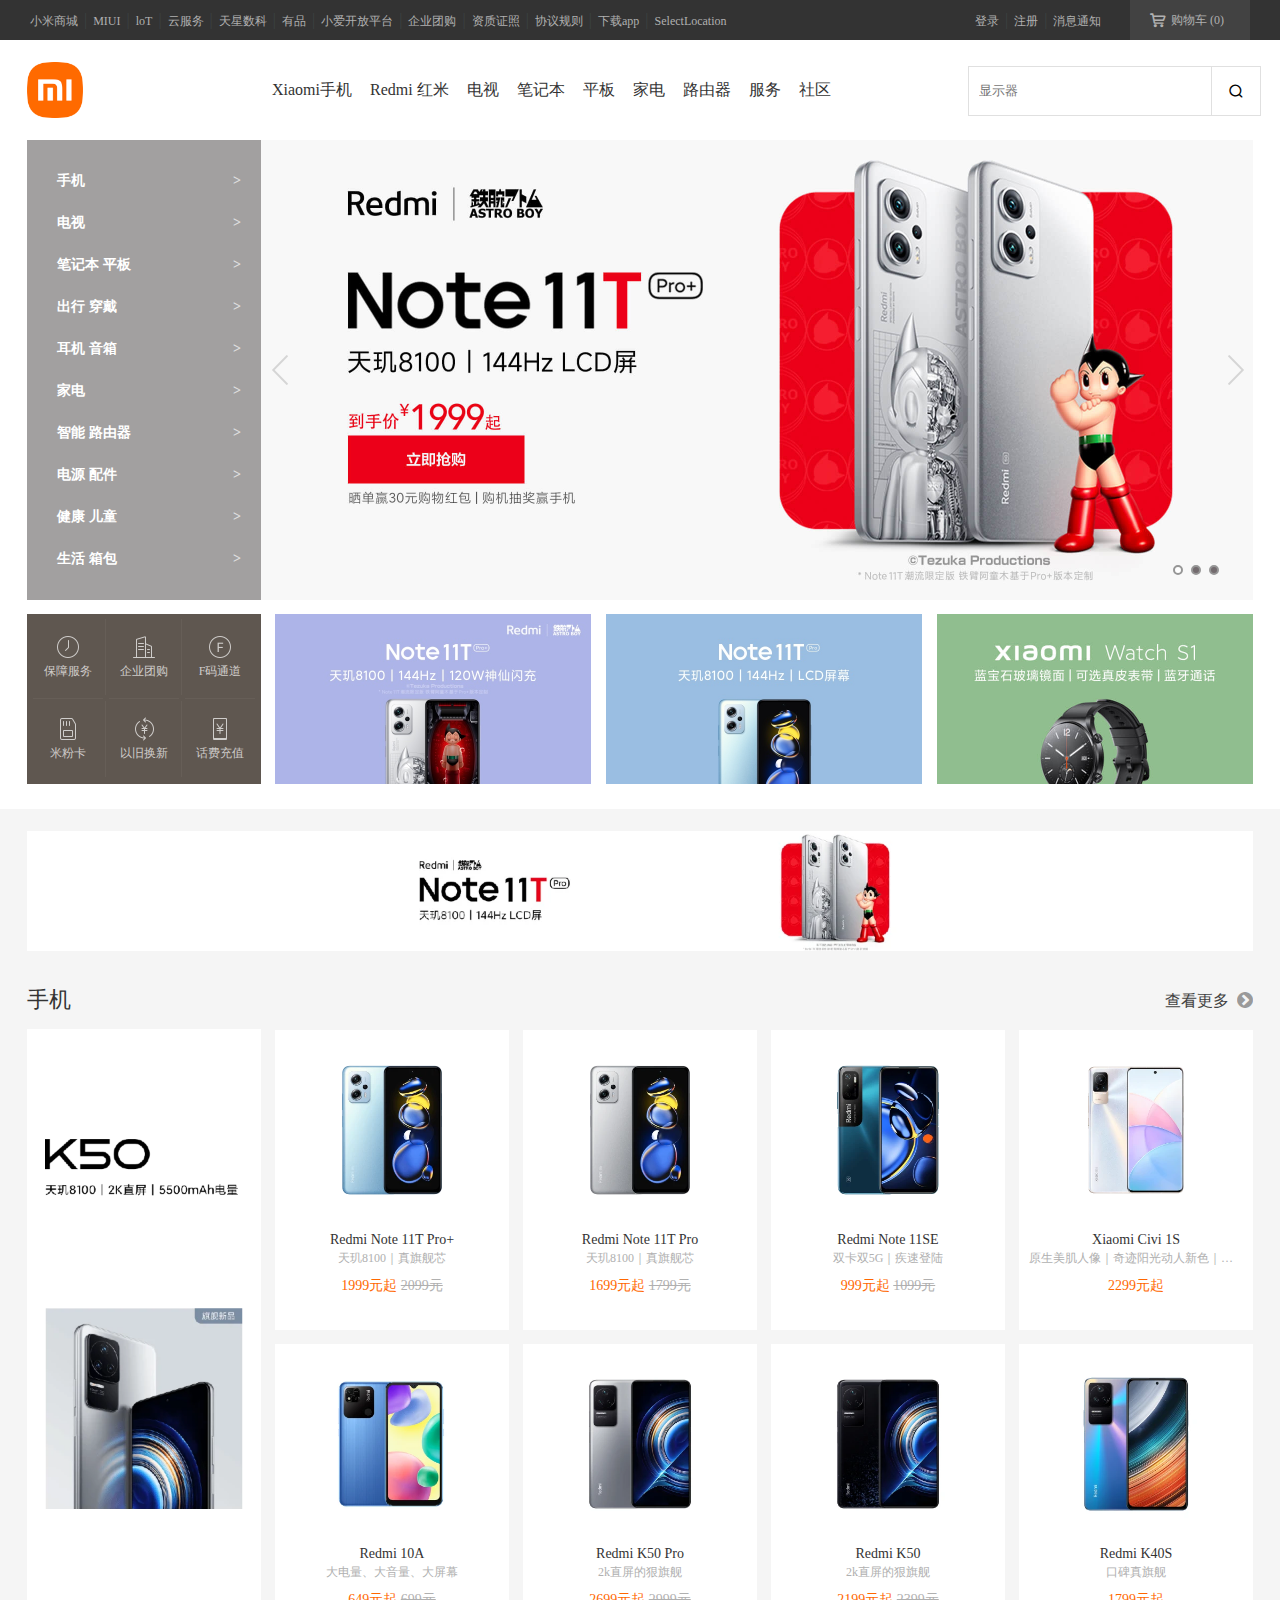
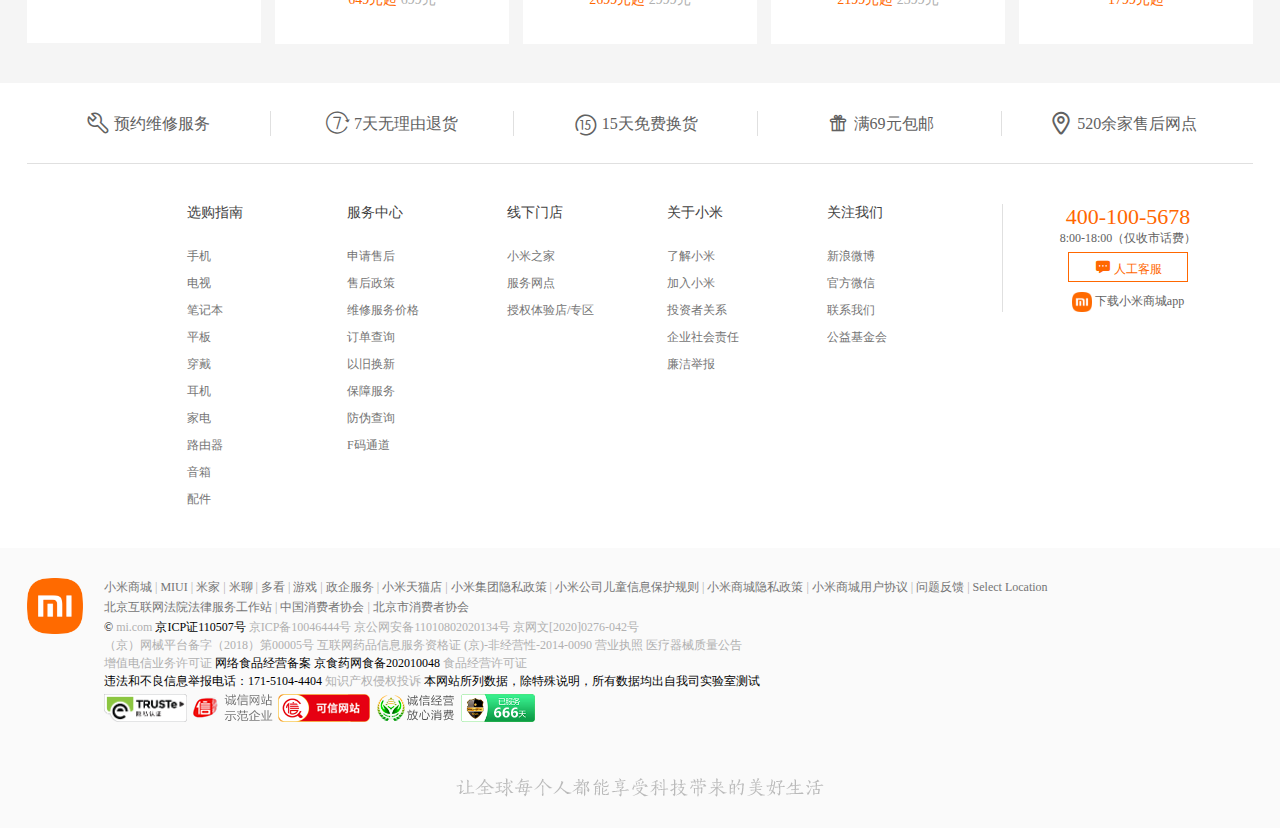
<file: index.html>
<!DOCTYPE html>
<html lang="en">
  <head>
    <meta charset="UTF-8" />
    <meta http-equiv="X-UA-Compatible" content="IE=edge" />
    <meta name="viewport" content="width=device-width, initial-scale=1.0" />
    <title>小米商城 (仿)</title>
    <link rel="icon" href="./favicon.ico" />
    <link rel="stylesheet" href="./css/index.css" />
    <link rel="stylesheet" href="./lib/font_gwc/iconfont.css" />
    <link rel="stylesheet" href="./lib/font_fdj/iconfont.css" />
    <link rel="stylesheet" href="./lib/font_yjt/iconfont.css" />
    <link rel="stylesheet" href="./lib/font_service/iconfont.css" />
    <link rel="stylesheet" href="./lib/font_duanxin/iconfont.css" />
  </head>
  <body>
    <!-- pc 客户端 -->
    <div class="client">
      <!-- 快捷导航栏 -->
      <div class="topbar">
        <!-- 左边的 ul -->
        <ul class="left">
          <li>
            <a href="https://www.mi.com/index.html" target="_blank">小米商城</a>
          </li>
          <li class="sep">|</li>
          <li><a href="https://www.miui.com" target="_blank">MIUI</a></li>
          <li class="sep">|</li>
          <li><a href="https://iot.mi.com" target="_blank">loT</a></li>
          <li class="sep">|</li>
          <li><a href="https://i.mi.com" target="_blank">云服务</a></li>
          <li class="sep">|</li>
          <li>
            <a href="https://airstar.com/home" target="_blank">天星数科</a>
          </li>
          <li class="sep">|</li>
          <li><a href="https://youpin.mi.com" target="_blank">有品</a></li>
          <li class="sep">|</li>
          <li>
            <a href="https://xiaoai.mi.com" target="_blank">小爱开放平台</a>
          </li>
          <li class="sep">|</li>
          <li><a href="https://qiye.mi.com" target="_blank">企业团购</a></li>
          <li class="sep">|</li>
          <li>
            <a href="https://www.mi.com/aptitude/list/?id=88" target="_blank"
              >资质证照</a
            >
          </li>
          <li class="sep">|</li>
          <li>
            <a href="https://www.mi.com/aptitude/list" target="_blank"
              >协议规则</a
            >
          </li>
          <li class="sep">|</li>
          <li>
            <a href="https://www.mi.com/appdownload/" target="_blank"
              >下载app
              <span>
                <img src="./images/download.png" alt="小米商城APP二维码" />
                <div class="text">小米商城APP</div>
              </span>
            </a>
          </li>
          <li class="sep">|</li>
          <li><a href="javascript:;">SelectLocation</a></li>
        </ul>

        <!-- 右边的 ul -->
        <ul class="right">
          <li><a href="">登录</a></li>
          <li class="sep">|</li>
          <li><a href="">注册</a></li>
          <li class="sep">|</li>
          <li><a href="">消息通知</a></li>
        </ul>

        <!-- 购物车链接 -->
        <div class="car">
          <i class="iconfont icon-gouwuchekong"></i>
          <a href="#">购物车 (0)</a>
        </div>
      </div>

      <!-- header 导航 -->
      <div class="header">
        <div class="wrapper">
          <!-- logo -->
          <div class="header-logo">
            <a href="http://www.mi.com">
              <img src="./images/logo-mi2.png" alt="小米logo" />
            </a>
          </div>

          <!-- ul 列表 -->
          <div class="header-nav">
            <ul class="nav-list">
              <li><a href="#">Xiaomi手机</a></li>
              <li><a href="#">Redmi 红米</a></li>
              <li><a href="#">电视</a></li>
              <li><a href="#">笔记本</a></li>
              <li><a href="#">平板</a></li>
              <li><a href="#">家电</a></li>
              <li><a href="#">路由器</a></li>
              <li><a href="#">服务</a></li>
              <li><a href="#">社区</a></li>
            </ul>
          </div>

          <!-- 搜索框 -->
          <div class="search">
            <input type="text" placeholder="显示器" class="search-ipt" />
            <input
              type="submit"
              value=""
              class="search-btn iconfont icon-ic_search24px"
            />
          </div>
        </div>
      </div>

      <!-- main 主体 -->
      <div class="main">
        <div class="wrapper">
          <!-- 边栏 -->
          <div class="aside">
            <ul>
              <li><a href="#">手机</a></li>
              <li><a href="#">电视</a></li>
              <li><a href="#">笔记本 平板</a></li>
              <li><a href="#">出行 穿戴</a></li>
              <li><a href="#">耳机 音箱</a></li>
              <li><a href="#">家电</a></li>
              <li><a href="#">智能 路由器</a></li>
              <li><a href="#">电源 配件</a></li>
              <li><a href="#">健康 儿童</a></li>
              <li><a href="#">生活 箱包</a></li>
            </ul>
          </div>

          <!-- 内容区 -->
          <div class="content">
            <ul>
              <li>
                <a href="#">
                  <img src="./uploads/Note 11T.jpg" alt="" />
                </a>
              </li>
            </ul>
          </div>

          <!-- 轮播图按键 -->
          <div class="prev"></div>
          <div class="next"></div>

          <!-- 轮播图小圆点 -->
          <ul class="dian">
            <li><a href="#"></a></li>
            <li><a href="#"></a></li>
            <li><a href="#"></a></li>
          </ul>
        </div>
      </div>

      <!-- home-hero-sub 4个div -->
      <div class="home-hero-sub">
        <div class="wrapper">
          <!-- 1 div -->
          <div class="one">
            <ul>
              <li>
                <a href="#"><img src="./images/bzfw.png" alt="" />保障服务</a>
              </li>
              <li>
                <a href="#"><img src="./images/qytg.png" alt="" />企业团购</a>
              </li>
              <li>
                <a href="#"><img src="./images/fmtd.png" alt="" />F码通道</a>
              </li>
              <li>
                <a href="#"><img src="./images/mfk.png" alt="" />米粉卡</a>
              </li>
              <li>
                <a href="#"><img src="./images/yjhx.png" alt="" />以旧换新</a>
              </li>
              <li>
                <a href="#"><img src="./images/hfcz.png" alt="" />话费充值</a>
              </li>
            </ul>
          </div>

          <!-- 2 div -->
          <div class="two">
            <a href="#">
              <img src="./uploads/Note_11T_1.jpg" alt="" />
            </a>
          </div>
          <!-- 3 div -->
          <div class="three">
            <a href="#">
              <img src="./uploads/Note_11T_2.jpg" alt="" />
            </a>
          </div>
          <!-- 4 div -->
          <div class="four">
            <a href="#">
              <img src="./uploads/xiaomi_Watch_S1.jpg" alt="" />
            </a>
          </div>
        </div>
      </div>

      <!-- page main 页面主体 -->
      <div class="page_main">
        <!-- kuantu 宽图区 -->
        <div class="kuantu">
          <div class="wrapper">
            <a href="#">
              <img src="./uploads/Note_11T_kuantu.webp" alt="" />
            </a>
          </div>
        </div>

        <!-- phone 手机区 -->
        <div class="phone">
          <div class="wrapper">
            <div class="text">
              <h2 class="title">手机</h2>
              <a href="#">查看更多<i class="iconfont icon-youjiantou"></i></a>
            </div>

            <!-- 手机链接 -->
            <div class="phone-link">
              <div class="paside">
                <a href="#">
                  <img src="./uploads/K50ct.webp" alt="" />
                </a>
              </div>

              <div class="pcontainer">
                <ul>
                  <li>
                    <a href="#">
                      <img src="./uploads/Redmi_1.webp" alt="" />
                      <h3 class="title">Redmi Note 11T Pro+</h3>
                      <p class="desc">天玑8100｜真旗舰芯</p>
                      <p class="price">
                        <span>1999</span>元起
                        <del>2099元</del>
                      </p>
                    </a>
                  </li>
                  <li>
                    <a href="#">
                      <img src="./uploads/Redmi_2.webp" alt="" />
                      <h3 class="title">Redmi Note 11T Pro</h3>
                      <p class="desc">天玑8100｜真旗舰芯</p>
                      <p class="price">
                        <span>1699</span>元起
                        <del>1799元</del>
                      </p>
                    </a>
                  </li>
                  <li>
                    <a href="#">
                      <img src="./uploads/Redmi_3.webp" alt="" />
                      <h3 class="title">Redmi Note 11SE</h3>
                      <p class="desc">双卡双5G｜疾速登陆</p>
                      <p class="price">
                        <span>999</span>元起
                        <del>1099元</del>
                      </p>
                    </a>
                  </li>
                  <li>
                    <a href="#">
                      <img src="./uploads/xiaomi_Civi_1S.webp" alt="" />
                      <h3 class="title">Xiaomi Civi 1S</h3>
                      <p class="desc">
                        原生美肌人像｜奇迹阳光动人新色｜骁龙778G Plus
                      </p>
                      <p class="price"><span>2299</span>元起</p>
                    </a>
                  </li>
                  <li>
                    <a href="#">
                      <img src="./uploads/Redmi_10A.webp" alt="" />
                      <h3 class="title">Redmi 10A</h3>
                      <p class="desc">大电量、大音量、大屏幕</p>
                      <p class="price">
                        <span>649</span>元起
                        <del>699元</del>
                      </p>
                    </a>
                  </li>
                  <li>
                    <a href="#">
                      <img src="./uploads/Redmi_K50_Pro.webp" alt="" />
                      <h3 class="title">Redmi K50 Pro</h3>
                      <p class="desc">2k直屏的狠旗舰</p>
                      <p class="price">
                        <span>2699</span>元起
                        <del>2999元</del>
                      </p>
                    </a>
                  </li>
                  <li>
                    <a href="#">
                      <img src="./uploads/Redmi_K50.webp" alt="" />
                      <h3 class="title">Redmi K50</h3>
                      <p class="desc">2k直屏的狠旗舰</p>
                      <p class="price">
                        <span>2199</span>元起
                        <del>2399元</del>
                      </p>
                    </a>
                  </li>
                  <li>
                    <a href="#">
                      <img src="./uploads/Redmi_K40S.webp" alt="" />
                      <h3 class="title">Redmi K40S</h3>
                      <p class="desc">口碑真旗舰</p>
                      <p class="price"><span>1799</span>元起</p>
                    </a>
                  </li>
                </ul>
              </div>
            </div>
          </div>
        </div>
      </div>

      <!-- site-footer 网页脚部 -->
      <div class="site-footer">
        <div class="wrapper">
          <!-- footer-service 页脚服务 -->
          <div class="footer-service">
            <ul>
              <li>
                <a href="#">
                  <em class="iconfont icon-editor2"></em>
                  预约维修服务
                </a>
              </li>
              <li>
                <a href="#">
                  <em class="iconfont icon-7tianwuliyoutuihuo"></em>
                  7天无理由退货
                </a>
              </li>
              <li>
                <a href="#">
                  <em class="iconfont icon-15tianwuliyoutuihuo"></em>
                  15天免费换货
                </a>
              </li>
              <li>
                <a href="#">
                  <em class="iconfont icon-liwuhe"></em>
                  满69元包邮
                </a>
              </li>
              <li>
                <a href="#">
                  <em class="iconfont icon-didian"></em>
                  520余家售后网点
                </a>
              </li>
            </ul>
          </div>

          <!-- footer-links 页脚链接 -->
          <div class="footer-links clearfix">
            <dl>
              <dt>选购指南</dt>
              <dd><a href="#">手机</a></dd>
              <dd><a href="#">电视</a></dd>
              <dd><a href="#">笔记本</a></dd>
              <dd><a href="#">平板</a></dd>
              <dd><a href="#">穿戴</a></dd>
              <dd><a href="#">耳机</a></dd>
              <dd><a href="#">家电</a></dd>
              <dd><a href="#">路由器</a></dd>
              <dd><a href="#">音箱</a></dd>
              <dd><a href="#">配件</a></dd>
            </dl>

            <dl>
              <dt>服务中心</dt>
              <dd><a href="#">申请售后</a></dd>
              <dd><a href="#">售后政策</a></dd>
              <dd><a href="#">维修服务价格</a></dd>
              <dd><a href="#">订单查询</a></dd>
              <dd><a href="#">以旧换新</a></dd>
              <dd><a href="#">保障服务</a></dd>
              <dd><a href="#">防伪查询</a></dd>
              <dd><a href="#">F码通道</a></dd>
            </dl>

            <dl>
              <dt>线下门店</dt>
              <dd><a href="#">小米之家</a></dd>
              <dd><a href="#">服务网点</a></dd>
              <dd><a href="#">授权体验店/专区</a></dd>
            </dl>

            <dl>
              <dt>关于小米</dt>
              <dd><a href="#">了解小米</a></dd>
              <dd><a href="#">加入小米</a></dd>
              <dd><a href="#">投资者关系</a></dd>
              <dd><a href="#">企业社会责任</a></dd>
              <dd><a href="#">廉洁举报</a></dd>
            </dl>

            <dl>
              <dt>关注我们</dt>
              <dd><a href="#">新浪微博</a></dd>
              <dd><a href="#">官方微信</a></dd>
              <dd><a href="#">联系我们</a></dd>
              <dd><a href="#">公益基金会</a></dd>
            </dl>

            <div class="contact">
              <p class="phone">400-100-5678</p>
              <p>8:00-18:00（仅收市话费）</p>
              <a href="#">
                <em class="iconfont icon-duanxin"></em>
                人工客服
              </a>
              <div class="follow">
                <img src="./images/logo-mi2.png" alt="" />
                下载小米商城app
              </div>
            </div>
          </div>
        </div>
      </div>

      <!-- site-info 网页详情 -->
      <div class="site-info">
        <div class="container wrapper">
          <div class="logo"></div>

          <div class="info-text">
            <p class="sites">
              <a href="#">小米商城</a>
              <span>|</span>
              <a href="#">MIUI</a>
              <span>|</span>
              <a href="#">米家</a>
              <span>|</span>
              <a href="#">米聊</a>
              <span>|</span>
              <a href="#">多看</a>
              <span>|</span>
              <a href="#">游戏</a>
              <span>|</span>
              <a href="#">政企服务</a>
              <span>|</span>
              <a href="#">小米天猫店</a>
              <span>|</span>
              <a href="#">小米集团隐私政策</a>
              <span>|</span>
              <a href="#">小米公司儿童信息保护规则</a>
              <span>|</span>
              <a href="#">小米商城隐私政策</a>
              <span>|</span>
              <a href="#">小米商城用户协议</a>
              <span>|</span>
              <a href="#">问题反馈</a>
              <span>|</span>
              <a href="#">Select Location</a>
            </p>

            <p class="sites">
              <a href="#">北京互联网法院法律服务工作站</a>
              <span>|</span>
              <a href="#">中国消费者协会</a>
              <span>|</span>
              <a href="#">北京市消费者协会</a>
            </p>

            <p>
              ©
              <a href="#">mi.com</a>
              京ICP证110507号
              <a href="#">京ICP备10046444号</a>
              <a href="#">京公网安备11010802020134号</a>
              <a href="#">京网文[2020]0276-042号</a>
              <br />
              <a href="#">（京）网械平台备字（2018）第00005号</a>
              <a href="#">互联网药品信息服务资格证 (京)-非经营性-2014-0090</a>
              <a href="#">营业执照</a>
              <a href="#">医疗器械质量公告</a>
              <br />
              <a href="#">增值电信业务许可证</a>
              网络食品经营备案 京食药网食备202010048
              <a href="#">食品经营许可证</a>
              <br />
              违法和不良信息举报电话：171-5104-4404
              <a href="#">知识产权侵权投诉</a>
              本网站所列数据，除特殊说明，所有数据均出自我司实验室测试
            </p>
          </div>

          <div class="info-links">
            <a href="#">
              <img src="./images/truste.png" alt="" />
            </a>
            <a href="#">
              <img src="./images/v-logo-2.png" alt="" />
            </a>
            <a href="#">
              <img src="./images/icon3.png" alt="" />
            </a>
            <a href="#">
              <img src="./images/cxjyfxxf.png" alt="" />
            </a>
            <a href="#">
              <img src="./images/wzaqrzzs.png" alt="" />
            </a>
          </div>
        </div>

        <div class="slogan">探索黑科技，小米为发烧而生</div>
      </div>
    </div>
  </body>
</html>
</file>
<file: css/index.css>
/* 清除所有元素内外边距 */
* {
  margin: 0;
  padding: 0;
}

/* body {
  color: #333;
} */

/* 清除所有 a 标签的下划线 */
a {
  display: block;
  text-decoration: none;
}

/* 清除所有 ul 的默认样式 */
ul {
  list-style: none;
}

/* 清除浮动 */
.clearfix::after,
.clearfix::before
{
  content: "";
  display: table;
  clear: both;
}

/* 客户端设置背景颜色 */
.client {
  width: 100%;
}

/* 版心 */
.wrapper {
  margin: 0 auto;
  width: 1226px;
}

/* ------------------------------------ */

/* topbar 顶部导航栏 */
.topbar {
  display: flex;
  justify-content: space-between;
  padding: 0 30px;
  width: 100%;
  height: 40px;
  background-color: #333;
  box-sizing: border-box;
}

/* topbar 所有 a 元素 统一样式 */
.topbar a {
  display: inline-block;
  height: 40px;
  font-size: 12px;
  color: #b0b0b0;
}

/* sep 分割线 */
.topbar .sep {
  margin: 0 6px;
  color: #3c4242;  
}

/* ----------------------------------------- */

/* 左侧 ul */
.topbar  li {
  float: left;
  line-height: 40px;
}

/* 二维码 显示与隐藏 */
.topbar .left li:nth-child(21) span {
  position: absolute;
  top: 40px;
  left: 568px;
  display: none;
  /* 内减模式，padding 和 border 不需要手动减法了 */
  box-sizing: border-box;
  padding: 15px;
  padding-bottom: 30px;
  width: 120px;
  height: 150px;
  background-color: #fff;
  text-align: center;
}

.topbar .left li:nth-child(21):hover span {
  display: block;
  color: #333;
}

.topbar .left li:nth-child(21) img {
  width: 90px;
  height: 90px;
}

.topbar .left li:nth-child(21) .text {
  margin-top: -10px;
}

.topbar a:hover {
  color: #fff;
}

/* ----------------------------------------- */

/* 右侧 ul */
.topbar .right{
  margin-right: -220px;
}

.topbar .right li {
  /* 这里还是要左浮动，不然排序会倒，父盒子已经有了 flex 布局 */
  float: left;
}


/* ------------------------------------------ */

/* 购物车 */
.topbar .car {
  width: 120px;
  height: 40px;
  line-height: 40px;
  text-align: center;
  background-color: #424242;
  /* background-color: #fff; */
  /* margin-right: 20px; */
}

.topbar .car:hover,
.topbar .car:hover i,
.topbar .car:hover a
{
  background-color: #fff;
  color: #ff6700;
}

.topbar .car i {
  float: left;
  margin: 0 5px 0 20px;
  color: #b0b0b0;
}

.topbar .car a {
  float: left;
  /* width: 100%; */
  height: 40px;
}

/* ---------------------------------------- */

/* header 导航 */
.header {
  width: 100%;
  height: 100px;
  line-height: 100px;
}

.header .wrapper .header-logo {
  float: left;
}

.header .wrapper .header-logo a {
  height: 100px;
  line-height: 100px;
}

.header .header-logo img {
  padding-top: 22px;
  width: 56px;
  height: 56px;
}

/* ul 列表 */
.header .header-nav ul {
  margin-left: 245px;
}

.header .header-nav ul li {
  float: left;
  margin-right: 18px;
}

.header .header-nav ul li a {
  display: block;
  height: 100px;
  color: #333;
}

.header .header-nav ul li:hover a {
  color: #ff6700;
}

/* 搜索框 */
.header .search {
  position: absolute;
  top: 40px;
  right: 19px;
}

.header .search:hover input {
  border: 1px solid #b0b0b0;
}

.header .search .search-ipt {
  padding: 0 10px;
  width: 223px;
  height: 48px;
  outline: none;
  border: 1px solid #e0e0e0;
}

.header .search .search-btn {
  margin-left: -6px;
  /* 这里按钮不能居中，要加这句中线对齐 */
  vertical-align: middle;
  width: 50px;
  height: 50px;
  border: 1px solid #e0e0e0;
  background-color: #fff;
}

.header .search .search-btn:hover {
  background-color: #ff6700;
  color: #fff;
}

.header .search i {
  display: block;
  width: 16px;
  height: 16px;
  position: absolute;
  top: 0;
  right: 17px;
}

.header .search i:hover {
  color: #fff;
  background-color: #ff6700;
}

/* -------------------------------------- */

/* main 主体 */
.main {
  height: 460px;
}

.main .wrapper {
  position: relative;
  height: 100%;
}

.main .aside {
  position: absolute;
  top: 0;
  left: 0;
  width: 234px;
  height: 100%;
}

.main .aside ul {
  padding: 20px 0;
  font-size: 14px;
  font-weight: bold;
  background: rgba(105, 101, 101, .6);
}

.main .aside ul li {
  position: relative;
  padding-left: 30px;
  height: 42px;
  line-height: 42px;
}

.main .aside ul li:hover {
  background-color: #ff6700;
}

.main .aside ul li a {
  color: #fff;
}

.main .aside ul li a::after {
  position: absolute;
  top: 0;
  right: 20px;
  content: '>';
  color: #e0e0e0;
}

.main .content {
  height: 100%;
}

/* 内容区 */
.main .content ul {
  /* width: 7356px; */
  height: 100%;
}

.main .content li {
  float: left;
}

.main .content img {
  width: 1226px;
  height: 460px;
}

/* 轮播图按键 */
.main .prev,
.main .next {
  position: absolute;
  top: 195px;
  width: 42px;
  height: 69px;
  background-color: #fff;
}

.main .prev {
  left: 234px;
  background: url(../images/icon-slides.png) -83px;
}

.main .prev:hover {
  background: url(../images/icon-slides.png);
}

.main .next {
  right: 0;
  background: url(../images/icon-slides.png) -122px;
}

.main .next:hover {
  background: url(../images/icon-slides.png) -41px;
}

/* 轮播图小圆点 */
.main .dian {
  position: absolute;
  bottom: 25px;
  right: 30px;
}

.main .dian li {
  float: left;
}

.main .dian li a {
  display: block;
  margin: 0 4px;
  width: 6px;
  height: 6px;
  border: 2px solid #969696;
  border-radius: 50%;
  background-color: #736b6e;
}

.main .dian li:first-child a {
  background-color: #fff;
}

.main .dian li a:hover {
  background-color: #fff;
}

/* --------------------------------- */

/* home-hero-sub */
.home-hero-sub .wrapper {
  margin: 14px auto 25px;
  height: 170px;
}

.home-hero-sub .wrapper div {
  float: left;
  height: 170px;
  background-color: #5f5750;
}

.home-hero-sub .wrapper .one {
  margin-right: 14px;
  padding: 3px;
  width: 234px;
  box-sizing: border-box;
}

.home-hero-sub .wrapper .one ul li {
  position: relative;
  float: left;
  padding: 0 3px;
  width: 70px;
  height: 82px;
  text-align: center;
}

.home-hero-sub .wrapper .one ul li::before,
.home-hero-sub .wrapper .one ul li::after {
  position: absolute;
  content: '';
  background: #665e57;
}

.home-hero-sub .wrapper .one ul li::before {
  top: -1px;
  left: 3px;
  width: 70px;
  height: 1px;
}

.home-hero-sub .wrapper .one ul li::after {
  top: 2px;
  right: 0;
  width: 1px;
  height: 76px;
}

.home-hero-sub .wrapper .one ul li:nth-child(-n+3)::before {
  height: 0;
}

.home-hero-sub .wrapper .one ul li:nth-child(3n):after {
  width: 0;
}

.home-hero-sub .wrapper .one ul li a {
  padding-top: 18px;
  width: 70px;
  height: 46px;
  text-align: center;
  font-size: 12px;
  color: #cfccca;
}

.home-hero-sub .wrapper .one ul li a:hover,
.home-hero-sub .wrapper .one ul li a:hover img
{
  color: #fff;
  opacity: 1;
}

.home-hero-sub .wrapper .one img {
  margin: 0 23px 4px;
  width: 24px;
  height: 24px;
  opacity: 0.7;
}

.home-hero-sub .wrapper .two {
  width: 316px;
}

.home-hero-sub .wrapper img {
  width: 316px;
  vertical-align: top;
}

.home-hero-sub .wrapper .three,
.home-hero-sub .wrapper .four {
  width: 316px;
  margin-left: 15px;
}

/* ---------------------------------------- */

/* 页面主体 */
.page_main {
  padding: 20px 0;
  width: 100%;
  background-color: #f5f5f5;
}

/* 宽图区 */
.page_main .kuantu {
  margin-top: 2px;
}

.page_main .kuantu img {
  width: 100%;
  height: 100%;
  vertical-align: top;
}

/* 手机区 */
.page_main .phone {
  margin: 20px 0;
}

.page_main .text {
  height: 58px;
}

.page_main .text h2 {
  float: left;
  font-size: 22px;
  font-weight: 200;
  line-height: 58px;
  color: #333;
}

.page_main .text a {
  float: right;
  font-size: 16px;
  line-height: 58px;
  color: #424242;
}

.page_main .text a i {
  margin-left: 8px;
  opacity: 0.5;
}

.page_main .text a:hover,
.page_main .text a:hover i
{
  color: #ff6700;
  opacity: 1;
}

/* 手机链接区 */
.page_main .phone-link {
  width: 100%;
  height: 614px;
}

.page_main .phone-link .paside {
  float: left;
}

.page_main .phone-link .paside a {
  transform: translateY(0px);
  transition: all .2s;
}

.page_main .phone-link .paside img {
  width: 234px;
  height: 614px;
  background-color: #fff;
  vertical-align: top;
}

.page_main .phone-link .pcontainer {
  float: left;
  width: 992px;
  height: 614px;
}

.page_main .phone-link .pcontainer li {
  float: left;
  margin: 0 0 14px 14px;
  width: 234px;
  height: 300px;
  background-color: #fff;
  transform: translateY(0px);
  transition: all .2s;
}

.page_main .phone-link .pcontainer li a {
  padding: 20px 0;
  width: 100%;
  height: 100%;
  box-sizing: border-box;
}

.page_main .phone-link .pcontainer li img {
  margin: 0 37px 18px 37px;
  width: 160px;
  height: 160px;
}

.page_main .phone-link .pcontainer li .title {
  text-align: center;
  font-size: 14px;
  font-weight: 400;
  color: #333;
}

.page_main .phone-link .pcontainer li .desc {
  margin: 2px 10px 10px;
  font-size: 12px;
  color: #b0b0b0;
  text-align: center;
  white-space: nowrap;
  text-overflow: ellipsis;
  overflow: hidden;
}

.page_main .phone-link .pcontainer li .price {
  font-size: 14px;
  text-align: center;
  color: #ff6700;
}

.page_main .phone-link .pcontainer li del {
  color: #b0b0b0;
}

.page_main .phone-link .paside a:hover,
.page_main .phone-link li:hover 
{
  box-shadow: 0px 5px 10px #b0b0b0;
  transform: translateY(-2px);
}

/* --------------------------------------------- */

/* site-footer 网页脚部 */
.site-footer .footer-service ul {
  display: flex;
  height: 80px;
  border-bottom: 1px solid #e0e0e0;
}

.site-footer .footer-service ul li {
  float: left;
  align-self: center;
  width: 242.74px;
  height: 25px;
  text-align: center;
  border-right: 1px solid #e0e0e0;
}

.site-footer .footer-service ul li:nth-child(5) {
  border-right: 0;
}

.site-footer .footer-service ul li a {
  display: inline;
  color: #616161;
}

.site-footer .footer-service ul li a .iconfont {
  font-size: 24px;
  vertical-align: bottom;
}

.site-footer .footer-service ul li a:hover {
  color: #ff6700;
}

/* footer-links 页脚链接 */
.footer-links {
  padding: 40px 0 40px 160px;
}

.footer-links dl {
  float: left;
  width: 160px;
}

.footer-links dl dt {
  font-size: 14px;
  margin-bottom: 26px;
  color: #424242;
}

.footer-links dl dd {
  margin-top: 10px;
  font-size: 12px;
}

.footer-links dl dd a {
  color: #757575;
}

.footer-links dl dd a:hover {
  color: #ff6700;
}

/* contact 联系区 */
.footer-links .contact {
  float: right;
  width: 250px;
  border-left: 1px solid #e0e0e0;
  text-align: center;
  color: #616161;
}

.footer-links .contact .phone {
  font-size: 22px;
  color: #ff6700;
}

.footer-links .contact p:nth-child(2) {
  margin-bottom: 5px;
  font-size: 12px;
}

.footer-links .contact a {
  display: inline-block;
  width: 118px;
  height: 28px;
  font-size: 12px;
  line-height: 28px;
  border: 1px solid #ff6700;
  color: #ff6700;
  transition: all .4s;
}

.footer-links .contact a:hover {
  color: #fff;
  background-color: #ff6700;
}

/* follow */
.footer-links .contact .follow {
  margin-top: 10px;
  font-size: 12px;
}

.footer-links .contact .follow img {
  width: 20px;
  height: 20px;
  vertical-align: middle;
}

/* ------------------------------------------- */

/* site-info 网页详情 */
.site-info {
  padding: 30px 0;
  font-size: 12px;
  background: #fafafa;
}

.site-info .container {
  position: relative;
}

.site-info .logo {
  width: 56px;
  height: 56px;
  background-image: url(../images/logo-mi2.png);
  background-size: 56px;
  position: absolute;
  top: 0;
  left: 0;
}

.site-info .info-text,
.site-info .info-links
{
  padding-left: 77px;
  line-height: 18px;
}

.site-info .info-text .sites {
  margin-bottom: 2px;
}

.site-info .info-text a {
  display: inline;
  color: #757575;
}

.site-info .info-text p:nth-child(3) a {
  color: #b0b0b0;
}

.site-info .info-text a:hover {
  color: #ff6700;
}

.site-info .info-text p:nth-child(3) a:hover {
  color: #ff6700;
}

.site-info .info-text span {
  color: #b0b0b0;
}

/* info-links */
.site-info .info-links {
  margin: 4px 0 15px;
}

.site-info .info-links a {
  display: inline-block;
}

.site-info .info-links img {
  height: 28px;
}

.site-info .slogan {
  margin-top: 50px;
  height: 21px;
  text-indent: -9999px;
  background: url(../images/slogan2020.png) no-repeat center;
}
</file>
<file: lib/font_gwc/iconfont.css>
@font-face {
  font-family: "iconfont"; /* Project id  */
  src: url('iconfont.ttf?t=1654005437188') format('truetype');
}

.iconfont {
  font-family: "iconfont" !important;
  font-size: 16px;
  font-style: normal;
  -webkit-font-smoothing: antialiased;
  -moz-osx-font-smoothing: grayscale;
}

.icon-gouwuchekong:before {
  content: "\f0179";
}
</file>
<file: lib/font_fdj/iconfont.css>
@font-face {
  font-family: "iconfont"; /* Project id  */
  src: url('iconfont.ttf?t=1654086978304') format('truetype');
}

.iconfont {
  font-family: "iconfont" !important;
  font-size: 16px;
  font-style: normal;
  -webkit-font-smoothing: antialiased;
  -moz-osx-font-smoothing: grayscale;
}

.icon-ic_search24px:before {
  content: "\e616";
}
</file>
<file: lib/font_yjt/iconfont.css>
@font-face {
  font-family: "iconfont"; /* Project id  */
  src: url('iconfont.ttf?t=1654868708124') format('truetype');
}

.iconfont {
  font-family: "iconfont" !important;
  font-size: 16px;
  font-style: normal;
  -webkit-font-smoothing: antialiased;
  -moz-osx-font-smoothing: grayscale;
}

.icon-youjiantou:before {
  content: "\e658";
}
</file>
<file: lib/font_service/iconfont.css>
@font-face {
  font-family: "iconfont"; /* Project id 3153201 */
  src: url('iconfont.woff2?t=1655287060046') format('woff2'),
       url('iconfont.woff?t=1655287060046') format('woff'),
       url('iconfont.ttf?t=1655287060046') format('truetype');
}

.iconfont {
  font-family: "iconfont" !important;
  font-size: 16px;
  font-style: normal;
  -webkit-font-smoothing: antialiased;
  -moz-osx-font-smoothing: grayscale;
}

.icon-15tianwuliyoutuihuo:before {
  content: "\e607";
}

.icon-7tianwuliyoutuihuo:before {
  content: "\e60e";
}

.icon-editor2:before {
  content: "\e62e";
}

.icon-didian:before {
  content: "\e679";
}

.icon-liwuhe:before {
  content: "\e7a2";
}

.icon-ic_search24px:before {
  content: "\e616";
}

.icon-gouwuchekong:before {
  content: "\e60b";
}

.icon-add:before {
  content: "\e604";
}

.icon-cancle:before {
  content: "\e605";
}

.icon-delete:before {
  content: "\e606";
}

.icon-share:before {
  content: "\e60a";
}
</file>
<file: lib/font_duanxin/iconfont.css>
@font-face {
  font-family: "iconfont"; /* Project id  */
  src: url('iconfont.ttf?t=1655451063930') format('truetype');
}

.iconfont {
  font-family: "iconfont" !important;
  font-size: 16px;
  font-style: normal;
  -webkit-font-smoothing: antialiased;
  -moz-osx-font-smoothing: grayscale;
}

.icon-duanxin:before {
  content: "\e7b9";
}
</file>
